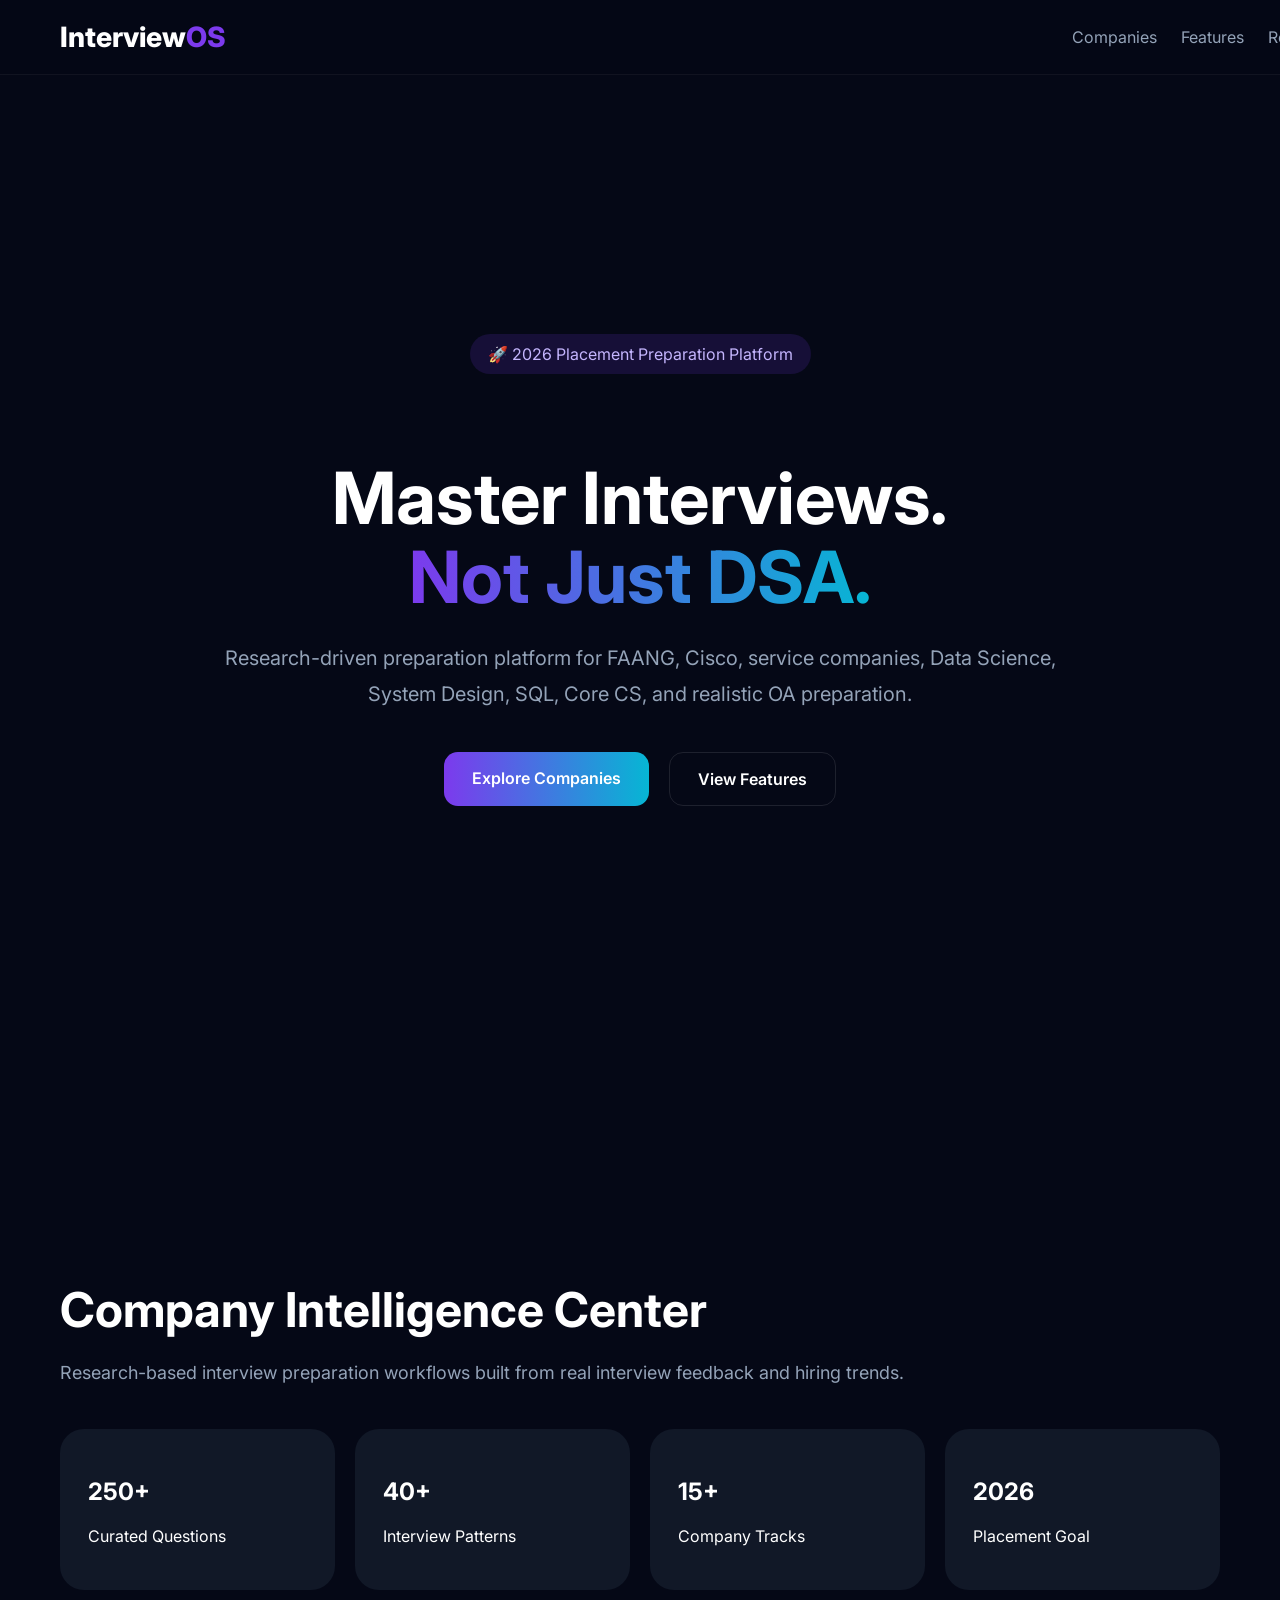
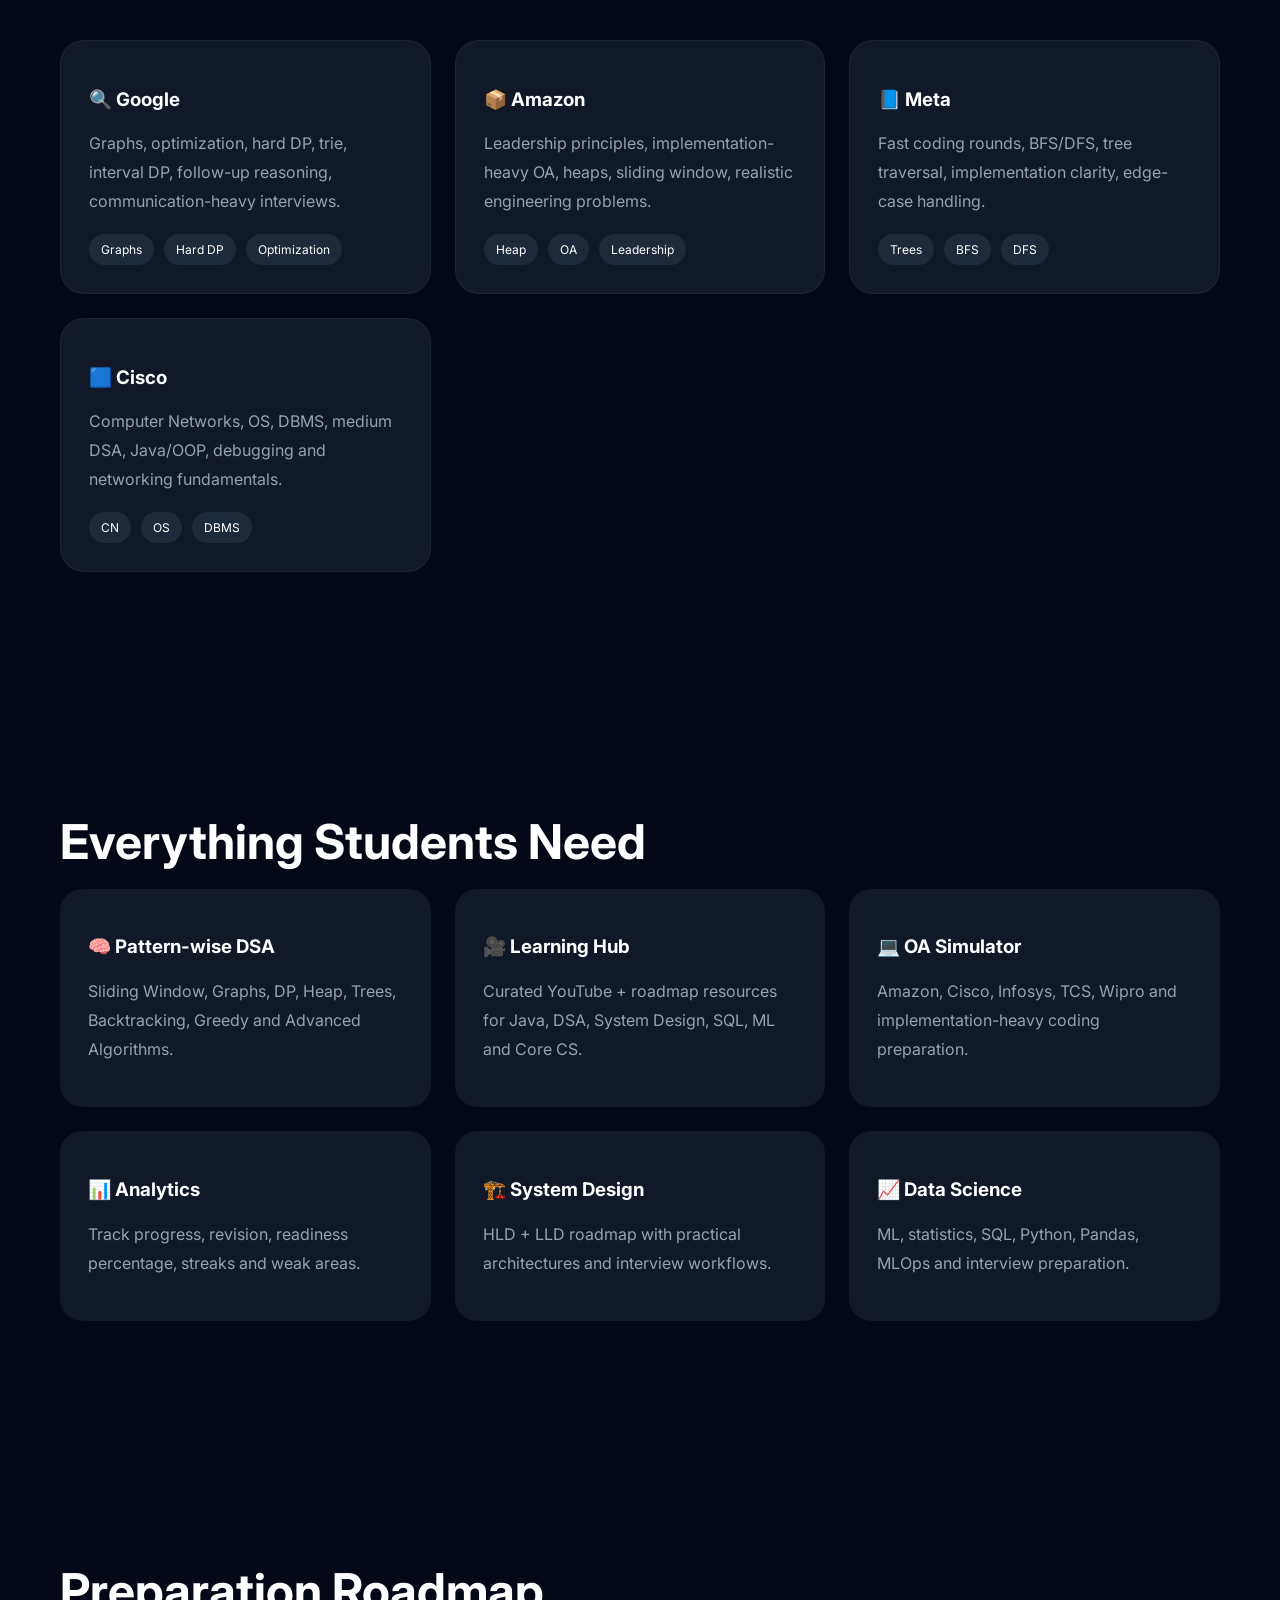
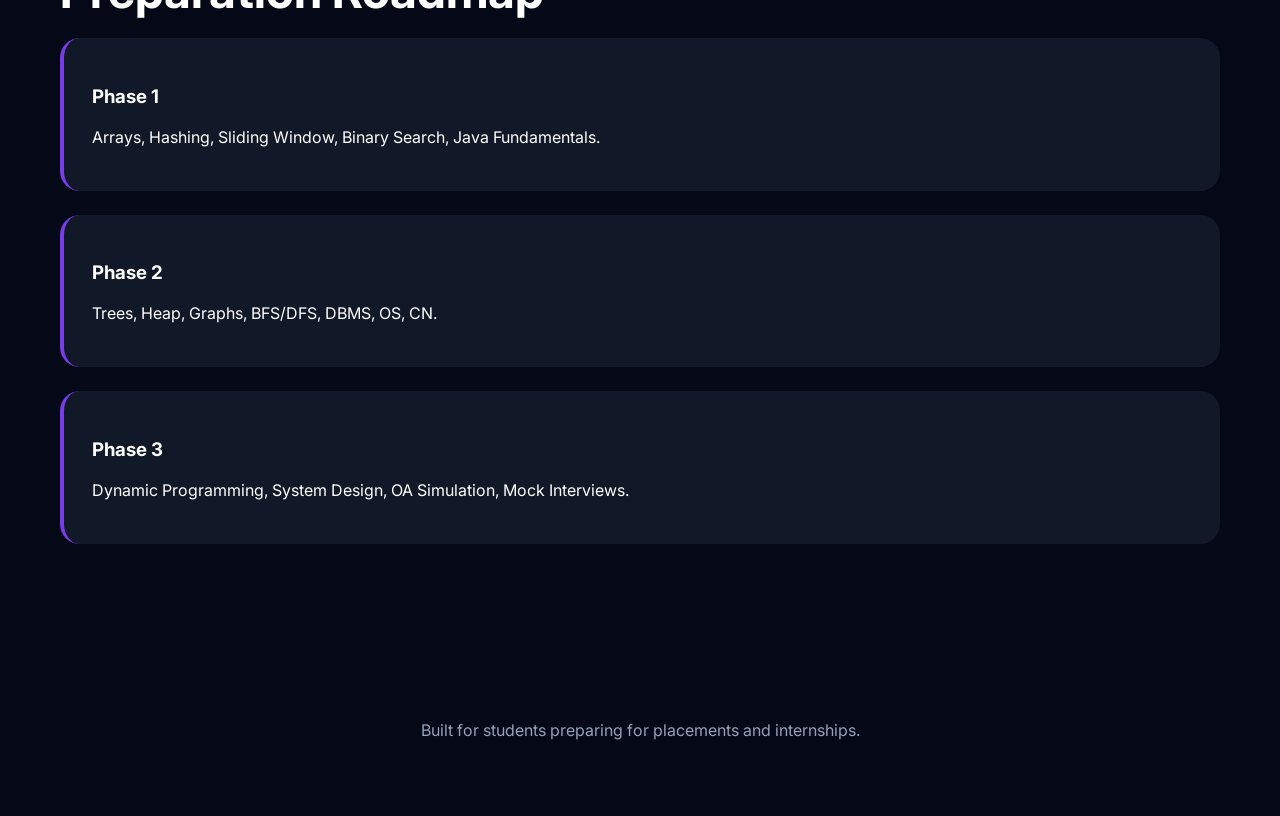
<file: index.html>
<!DOCTYPE html>
<html lang="en">
<head>

<meta charset="UTF-8">
<meta name="viewport" content="width=device-width, initial-scale=1.0">

<title>InterviewOS Elite</title>

<link rel="stylesheet" href="style.css">

<link rel="preconnect" href="https://fonts.googleapis.com">

<link href="https://fonts.googleapis.com/css2?family=Inter:wght@400;500;600;700;800&display=swap" rel="stylesheet">

</head>

<body>

<!-- NAVBAR -->

<nav class="navbar">

<div class="logo">
Interview<span>OS</span>
</div>

<div class="nav-links">

<a href="#companies">Companies</a>
<a href="#features">Features</a>
<a href="#roadmap">Roadmap</a>

</div>

</nav>

<!-- HERO -->

<section class="hero">

<div class="glow"></div>
<div class="glow2"></div>

<div class="hero-content">

<div class="badge">
🚀 2026 Placement Preparation Platform
</div>

<h1>
Master Interviews.
<br>
<span class="gradient">
Not Just DSA.
</span>
</h1>

<p>
Research-driven preparation platform for FAANG, Cisco, service companies, Data Science, System Design, SQL, Core CS, and realistic OA preparation.
</p>

<div class="hero-buttons">

<a href="#companies" class="btn btn-primary">
Explore Companies
</a>

<a href="#features" class="btn btn-secondary">
View Features
</a>

</div>

</div>

</section>

<!-- DASHBOARD -->

<section class="dashboard" id="companies">

<h2 class="section-title">
Company Intelligence Center
</h2>

<p class="section-sub">
Research-based interview preparation workflows built from real interview feedback and hiring trends.
</p>

<div class="stats">

<div class="stat-card">
<h2>250+</h2>
<p>Curated Questions</p>
</div>

<div class="stat-card">
<h2>40+</h2>
<p>Interview Patterns</p>
</div>

<div class="stat-card">
<h2>15+</h2>
<p>Company Tracks</p>
</div>

<div class="stat-card">
<h2>2026</h2>
<p>Placement Goal</p>
</div>

</div>

<!-- COMPANY GRID -->

<div class="company-grid">

<a href="pages/google.html" class="company-card">

<h3>🔍 Google</h3>

<p>
Graphs, optimization, hard DP, trie, interval DP, follow-up reasoning, communication-heavy interviews.
</p>

<div class="company-tags">
<div class="tag">Graphs</div>
<div class="tag">Hard DP</div>
<div class="tag">Optimization</div>
</div>

</a>

<a href="pages/amazon.html" class="company-card">

<h3>📦 Amazon</h3>

<p>
Leadership principles, implementation-heavy OA, heaps, sliding window, realistic engineering problems.
</p>

<div class="company-tags">
<div class="tag">Heap</div>
<div class="tag">OA</div>
<div class="tag">Leadership</div>
</div>

</a>

<a href="pages/meta.html" class="company-card">

<h3>📘 Meta</h3>

<p>
Fast coding rounds, BFS/DFS, tree traversal, implementation clarity, edge-case handling.
</p>

<div class="company-tags">
<div class="tag">Trees</div>
<div class="tag">BFS</div>
<div class="tag">DFS</div>
</div>

</a>

<a href="pages/cisco.html" class="company-card">

<h3>🟦 Cisco</h3>

<p>
Computer Networks, OS, DBMS, medium DSA, Java/OOP, debugging and networking fundamentals.
</p>

<div class="company-tags">
<div class="tag">CN</div>
<div class="tag">OS</div>
<div class="tag">DBMS</div>
</div>

</a>

</div>

</section>

<!-- FEATURES -->

<section class="features" id="features">

<h2 class="section-title">
Everything Students Need
</h2>

<div class="feature-grid">

<div class="feature">
<h3>🧠 Pattern-wise DSA</h3>
<p>
Sliding Window, Graphs, DP, Heap, Trees, Backtracking, Greedy and Advanced Algorithms.
</p>
</div>

<div class="feature">
<h3>🎥 Learning Hub</h3>
<p>
Curated YouTube + roadmap resources for Java, DSA, System Design, SQL, ML and Core CS.
</p>
</div>

<div class="feature">
<h3>💻 OA Simulator</h3>
<p>
Amazon, Cisco, Infosys, TCS, Wipro and implementation-heavy coding preparation.
</p>
</div>

<div class="feature">
<h3>📊 Analytics</h3>
<p>
Track progress, revision, readiness percentage, streaks and weak areas.
</p>
</div>

<div class="feature">
<h3>🏗️ System Design</h3>
<p>
HLD + LLD roadmap with practical architectures and interview workflows.
</p>
</div>

<div class="feature">
<h3>📈 Data Science</h3>
<p>
ML, statistics, SQL, Python, Pandas, MLOps and interview preparation.
</p>
</div>

</div>

</section>

<!-- ROADMAP -->

<section class="roadmap" id="roadmap">

<h2 class="section-title">
Preparation Roadmap
</h2>

<div class="timeline">

<div class="timeline-card">
<h3>Phase 1</h3>
<p>
Arrays, Hashing, Sliding Window, Binary Search, Java Fundamentals.
</p>
</div>

<div class="timeline-card">
<h3>Phase 2</h3>
<p>
Trees, Heap, Graphs, BFS/DFS, DBMS, OS, CN.
</p>
</div>

<div class="timeline-card">
<h3>Phase 3</h3>
<p>
Dynamic Programming, System Design, OA Simulation, Mock Interviews.
</p>
</div>

</div>

</section>

<footer class="footer">

<p>
Built for students preparing for placements and internships.
</p>

</footer>

<script src="script.js"></script>

</body>
</html>
</file>
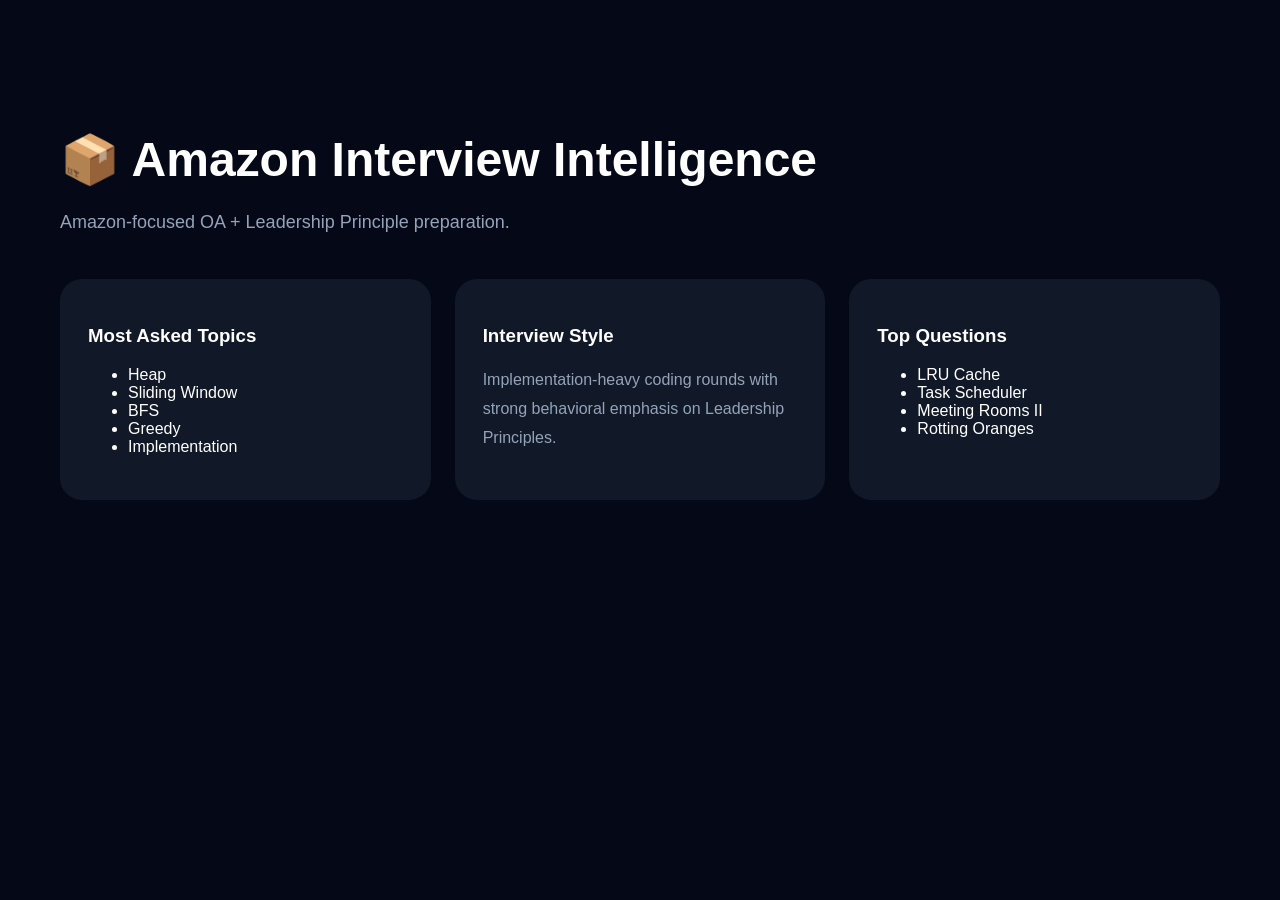
<file: pages/amazon.html>
<!DOCTYPE html>
<html lang="en">

<head>
<meta charset="UTF-8">
<meta name="viewport" content="width=device-width, initial-scale=1.0">
<title>Amazon Track</title>
<link rel="stylesheet" href="../style.css">
</head>

<body>

<div class="dashboard">

<h1 class="section-title">
📦 Amazon Interview Intelligence
</h1>

<p class="section-sub">
Amazon-focused OA + Leadership Principle preparation.
</p>

<div class="feature-grid">

<div class="feature">
<h3>Most Asked Topics</h3>
<ul>
<li>Heap</li>
<li>Sliding Window</li>
<li>BFS</li>
<li>Greedy</li>
<li>Implementation</li>
</ul>
</div>

<div class="feature">
<h3>Interview Style</h3>
<p>
Implementation-heavy coding rounds with strong behavioral emphasis on Leadership Principles.
</p>
</div>

<div class="feature">
<h3>Top Questions</h3>
<ul>
<li>LRU Cache</li>
<li>Task Scheduler</li>
<li>Meeting Rooms II</li>
<li>Rotting Oranges</li>
</ul>
</div>

</div>

</div>

</body>
</html>
</file>
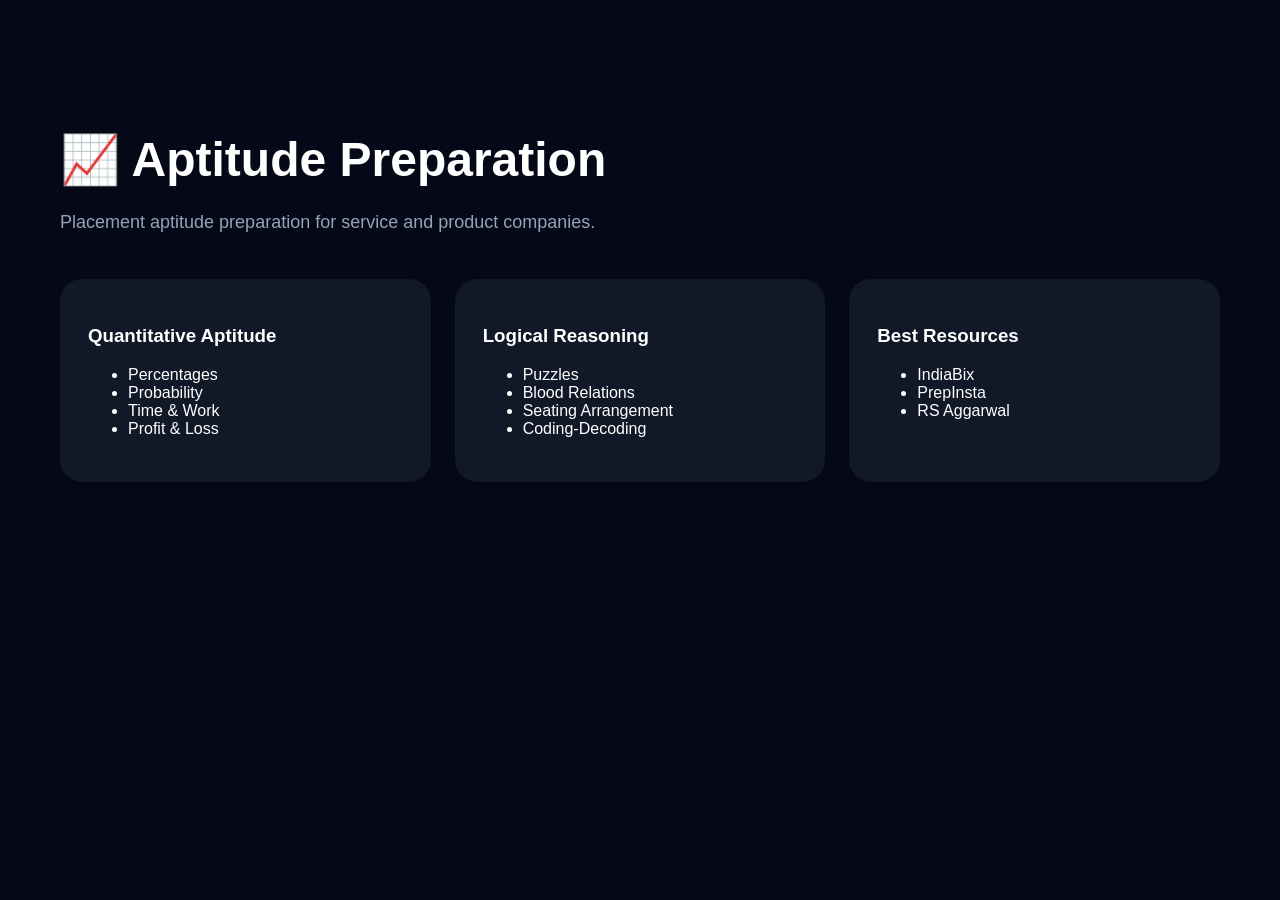
<file: pages/aptitude.html>
<!DOCTYPE html>
<html lang="en">

<head>
<meta charset="UTF-8">
<meta name="viewport" content="width=device-width, initial-scale=1.0">
<title>Aptitude</title>
<link rel="stylesheet" href="../style.css">
</head>

<body>

<div class="dashboard">

<h1 class="section-title">
📈 Aptitude Preparation
</h1>

<p class="section-sub">
Placement aptitude preparation for service and product companies.
</p>

<div class="feature-grid">

<div class="feature">
<h3>Quantitative Aptitude</h3>
<ul>
<li>Percentages</li>
<li>Probability</li>
<li>Time & Work</li>
<li>Profit & Loss</li>
</ul>
</div>

<div class="feature">
<h3>Logical Reasoning</h3>
<ul>
<li>Puzzles</li>
<li>Blood Relations</li>
<li>Seating Arrangement</li>
<li>Coding-Decoding</li>
</ul>
</div>

<div class="feature">
<h3>Best Resources</h3>
<ul>
<li>IndiaBix</li>
<li>PrepInsta</li>
<li>RS Aggarwal</li>
</ul>
</div>

</div>

</div>

</body>
</html>
</file>
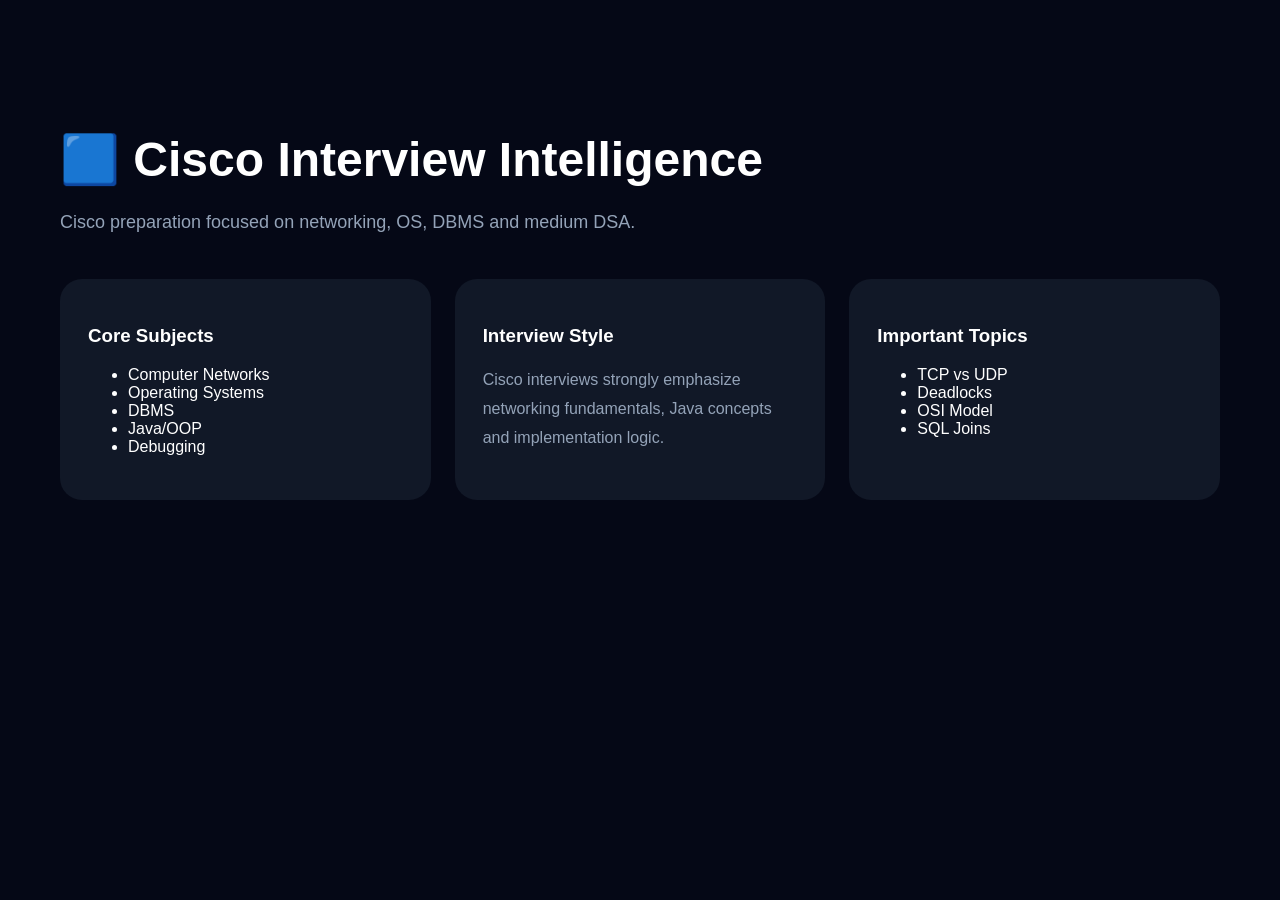
<file: pages/cisco.html>
<!DOCTYPE html>
<html lang="en">

<head>
<meta charset="UTF-8">
<meta name="viewport" content="width=device-width, initial-scale=1.0">
<title>Cisco Track</title>
<link rel="stylesheet" href="../style.css">
</head>

<body>

<div class="dashboard">

<h1 class="section-title">
🟦 Cisco Interview Intelligence
</h1>

<p class="section-sub">
Cisco preparation focused on networking, OS, DBMS and medium DSA.
</p>

<div class="feature-grid">

<div class="feature">
<h3>Core Subjects</h3>
<ul>
<li>Computer Networks</li>
<li>Operating Systems</li>
<li>DBMS</li>
<li>Java/OOP</li>
<li>Debugging</li>
</ul>
</div>

<div class="feature">
<h3>Interview Style</h3>
<p>
Cisco interviews strongly emphasize networking fundamentals, Java concepts and implementation logic.
</p>
</div>

<div class="feature">
<h3>Important Topics</h3>
<ul>
<li>TCP vs UDP</li>
<li>Deadlocks</li>
<li>OSI Model</li>
<li>SQL Joins</li>
</ul>
</div>

</div>

</div>

</body>
</html>
</file>
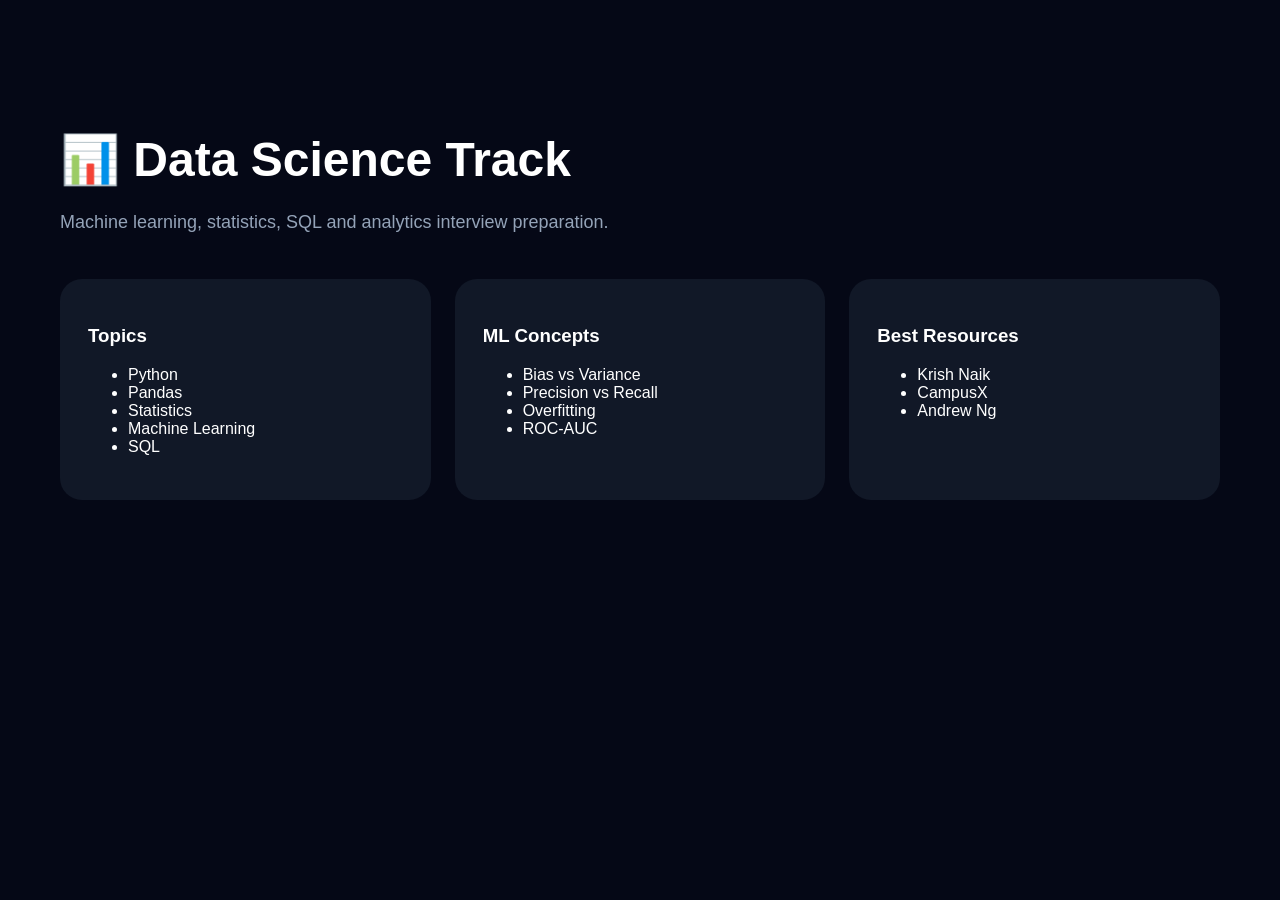
<file: pages/datascience.html>
<!DOCTYPE html>
<html lang="en">

<head>
<meta charset="UTF-8">
<meta name="viewport" content="width=device-width, initial-scale=1.0">
<title>Data Science</title>
<link rel="stylesheet" href="../style.css">
</head>

<body>

<div class="dashboard">

<h1 class="section-title">
📊 Data Science Track
</h1>

<p class="section-sub">
Machine learning, statistics, SQL and analytics interview preparation.
</p>

<div class="feature-grid">

<div class="feature">
<h3>Topics</h3>
<ul>
<li>Python</li>
<li>Pandas</li>
<li>Statistics</li>
<li>Machine Learning</li>
<li>SQL</li>
</ul>
</div>

<div class="feature">
<h3>ML Concepts</h3>
<ul>
<li>Bias vs Variance</li>
<li>Precision vs Recall</li>
<li>Overfitting</li>
<li>ROC-AUC</li>
</ul>
</div>

<div class="feature">
<h3>Best Resources</h3>
<ul>
<li>Krish Naik</li>
<li>CampusX</li>
<li>Andrew Ng</li>
</ul>
</div>

</div>

</div>

</body>
</html>
</file>
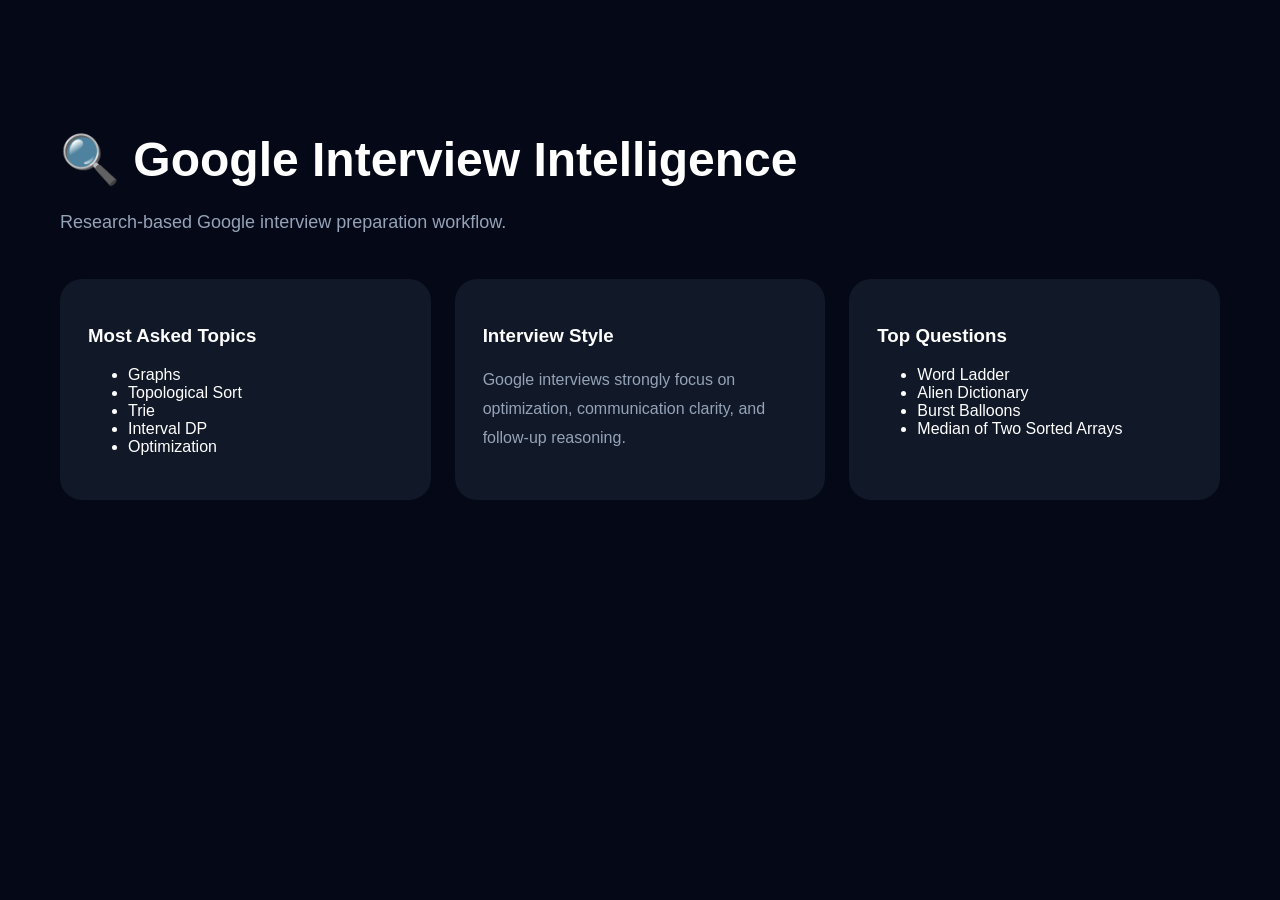
<file: pages/google.html>
<!DOCTYPE html>
<html lang="en">

<head>

<meta charset="UTF-8">
<meta name="viewport" content="width=device-width, initial-scale=1.0">

<title>Google Track</title>

<link rel="stylesheet" href="../style.css">

</head>

<body>

<div class="dashboard">

<h1 class="section-title">
🔍 Google Interview Intelligence
</h1>

<p class="section-sub">
Research-based Google interview preparation workflow.
</p>

<div class="feature-grid">

<div class="feature">

<h3>Most Asked Topics</h3>

<ul>
<li>Graphs</li>
<li>Topological Sort</li>
<li>Trie</li>
<li>Interval DP</li>
<li>Optimization</li>
</ul>

</div>

<div class="feature">

<h3>Interview Style</h3>

<p>
Google interviews strongly focus on optimization, communication clarity, and follow-up reasoning.
</p>

</div>

<div class="feature">

<h3>Top Questions</h3>

<ul>
<li>Word Ladder</li>
<li>Alien Dictionary</li>
<li>Burst Balloons</li>
<li>Median of Two Sorted Arrays</li>
</ul>

</div>

</div>

</div>

</body>
</html>
</file>
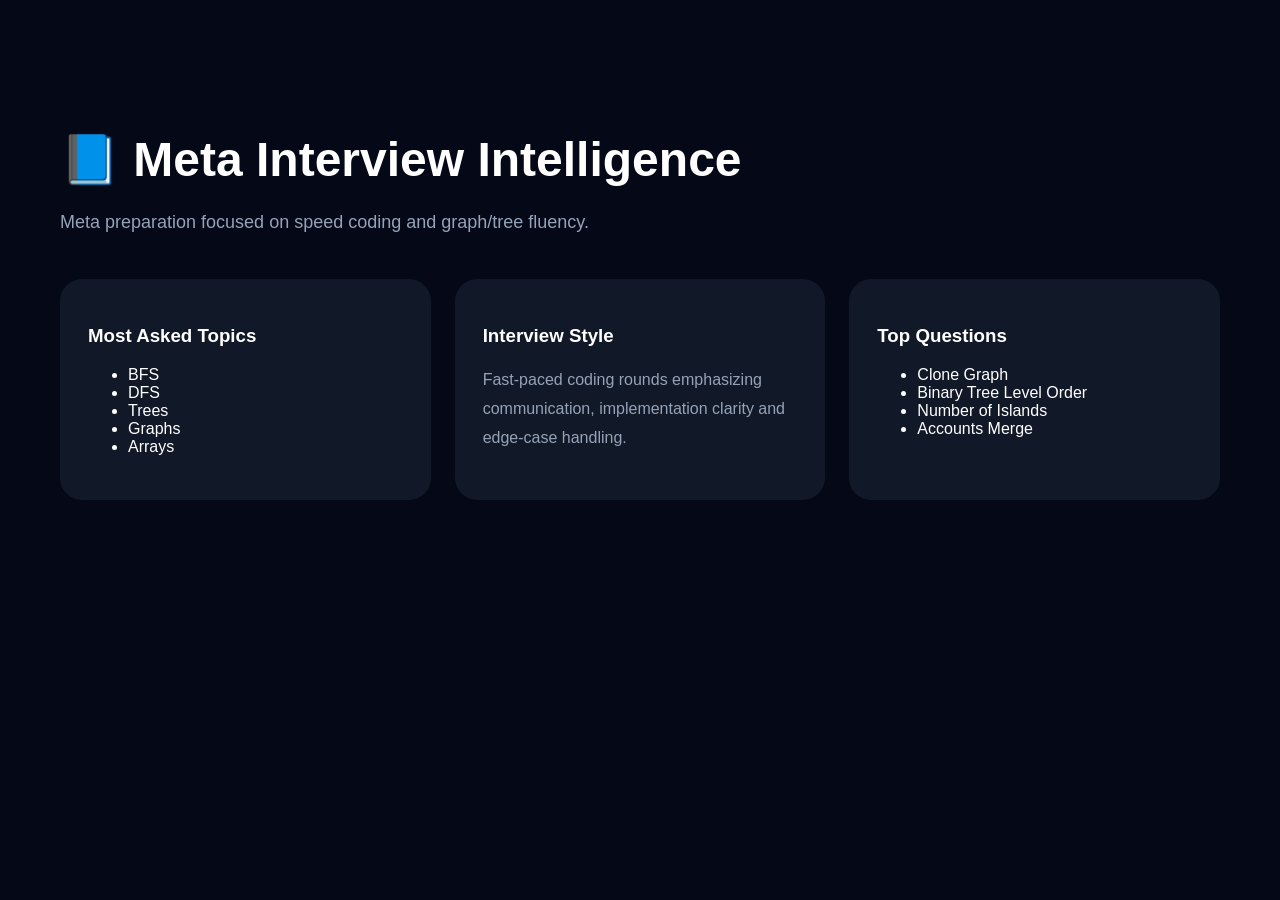
<file: pages/meta.html>
<!DOCTYPE html>
<html lang="en">

<head>
<meta charset="UTF-8">
<meta name="viewport" content="width=device-width, initial-scale=1.0">
<title>Meta Track</title>
<link rel="stylesheet" href="../style.css">
</head>

<body>

<div class="dashboard">

<h1 class="section-title">
📘 Meta Interview Intelligence
</h1>

<p class="section-sub">
Meta preparation focused on speed coding and graph/tree fluency.
</p>

<div class="feature-grid">

<div class="feature">
<h3>Most Asked Topics</h3>
<ul>
<li>BFS</li>
<li>DFS</li>
<li>Trees</li>
<li>Graphs</li>
<li>Arrays</li>
</ul>
</div>

<div class="feature">
<h3>Interview Style</h3>
<p>
Fast-paced coding rounds emphasizing communication, implementation clarity and edge-case handling.
</p>
</div>

<div class="feature">
<h3>Top Questions</h3>
<ul>
<li>Clone Graph</li>
<li>Binary Tree Level Order</li>
<li>Number of Islands</li>
<li>Accounts Merge</li>
</ul>
</div>

</div>

</div>

</body>
</html>
</file>
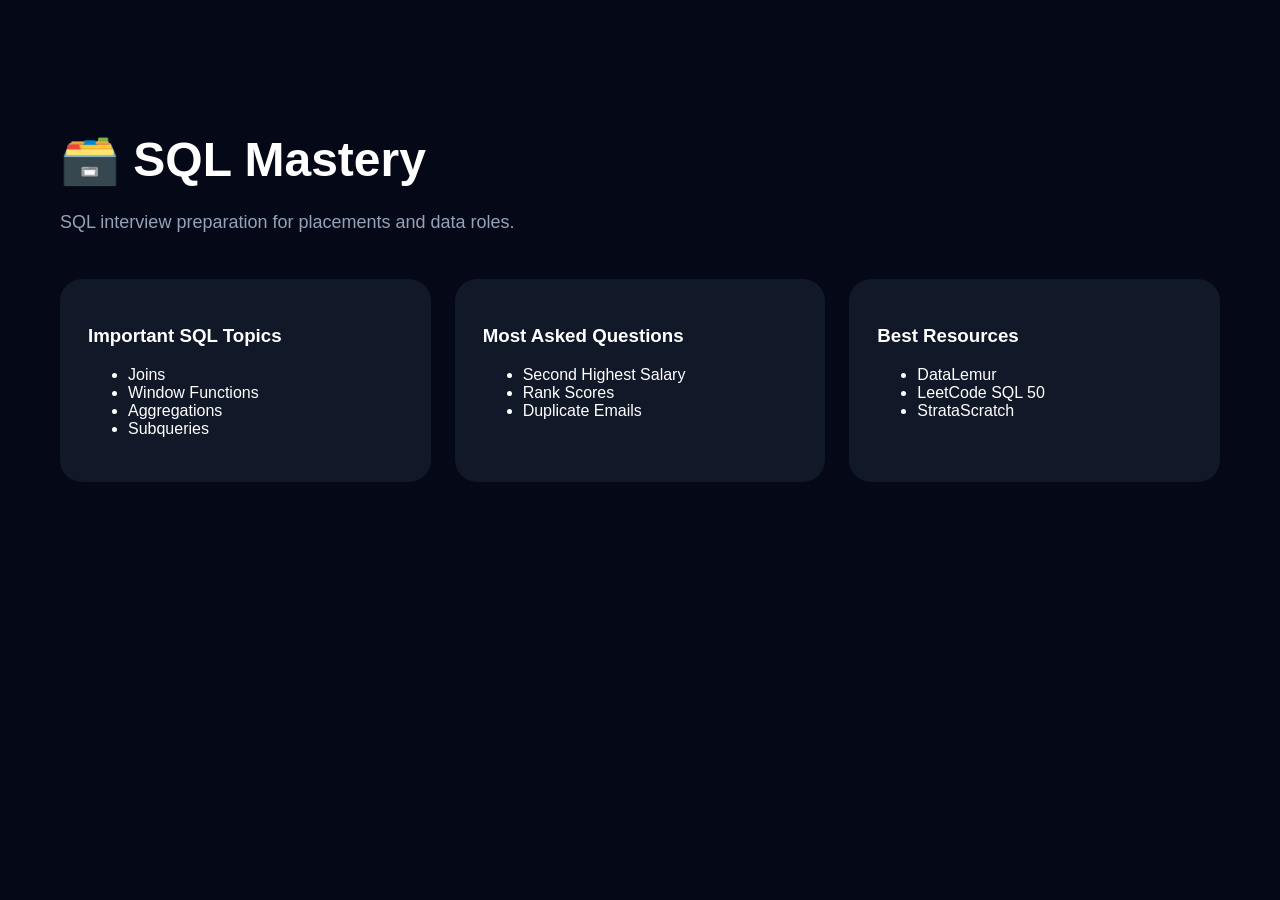
<file: pages/sql.html>
<!DOCTYPE html>
<html lang="en">

<head>
<meta charset="UTF-8">
<meta name="viewport" content="width=device-width, initial-scale=1.0">
<title>SQL Mastery</title>
<link rel="stylesheet" href="../style.css">
</head>

<body>

<div class="dashboard">

<h1 class="section-title">
🗃️ SQL Mastery
</h1>

<p class="section-sub">
SQL interview preparation for placements and data roles.
</p>

<div class="feature-grid">

<div class="feature">
<h3>Important SQL Topics</h3>
<ul>
<li>Joins</li>
<li>Window Functions</li>
<li>Aggregations</li>
<li>Subqueries</li>
</ul>
</div>

<div class="feature">
<h3>Most Asked Questions</h3>
<ul>
<li>Second Highest Salary</li>
<li>Rank Scores</li>
<li>Duplicate Emails</li>
</ul>
</div>

<div class="feature">
<h3>Best Resources</h3>
<ul>
<li>DataLemur</li>
<li>LeetCode SQL 50</li>
<li>StrataScratch</li>
</ul>
</div>

</div>

</div>

</body>
</html>
</file>
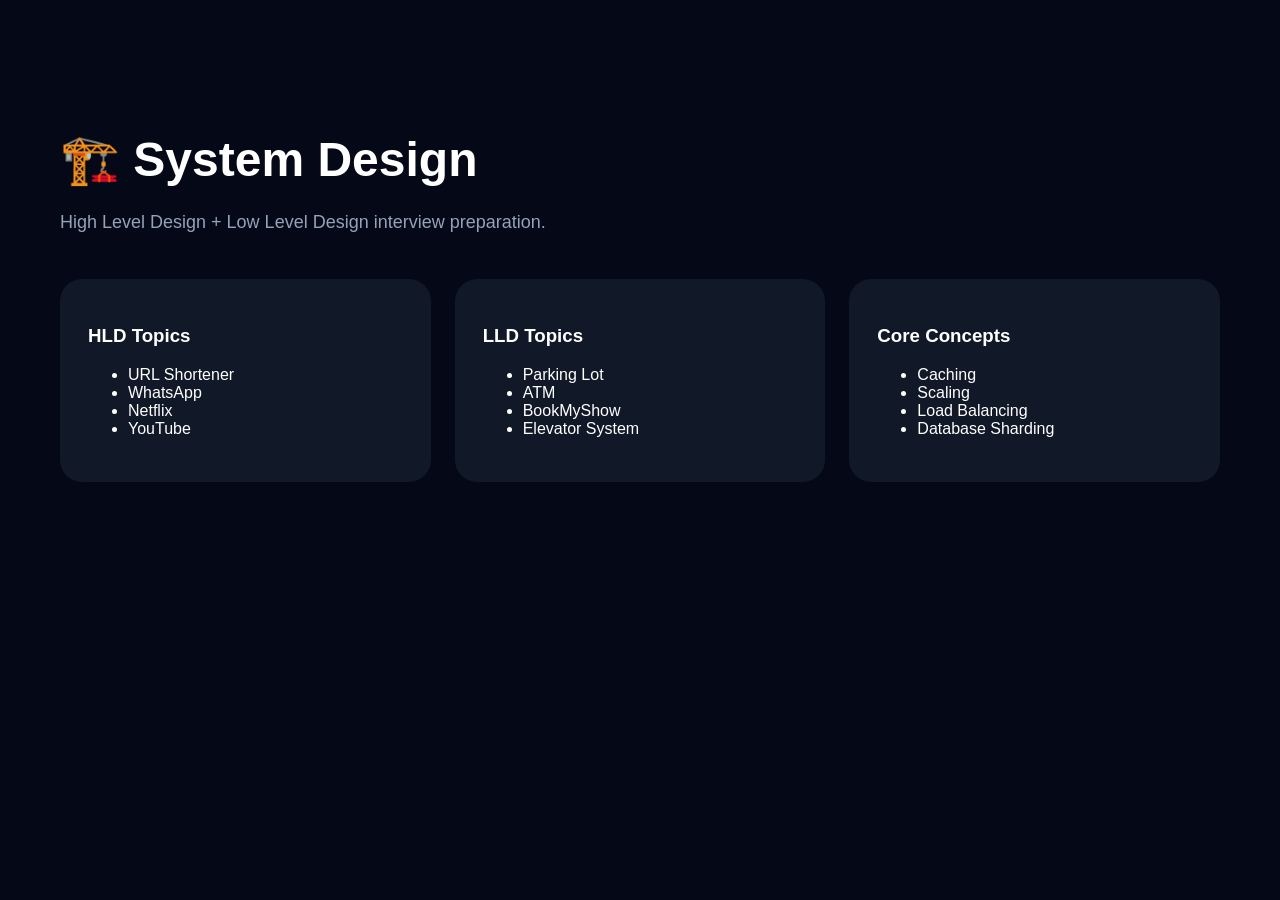
<file: pages/systemdesign.html>
<!DOCTYPE html>
<html lang="en">

<head>
<meta charset="UTF-8">
<meta name="viewport" content="width=device-width, initial-scale=1.0">
<title>System Design</title>
<link rel="stylesheet" href="../style.css">
</head>

<body>

<div class="dashboard">

<h1 class="section-title">
🏗️ System Design
</h1>

<p class="section-sub">
High Level Design + Low Level Design interview preparation.
</p>

<div class="feature-grid">

<div class="feature">
<h3>HLD Topics</h3>
<ul>
<li>URL Shortener</li>
<li>WhatsApp</li>
<li>Netflix</li>
<li>YouTube</li>
</ul>
</div>

<div class="feature">
<h3>LLD Topics</h3>
<ul>
<li>Parking Lot</li>
<li>ATM</li>
<li>BookMyShow</li>
<li>Elevator System</li>
</ul>
</div>

<div class="feature">
<h3>Core Concepts</h3>
<ul>
<li>Caching</li>
<li>Scaling</li>
<li>Load Balancing</li>
<li>Database Sharding</li>
</ul>
</div>

</div>

</div>

</body>
</html>
</file>
<file: style.css>
body{
margin:0;
font-family:'Inter',sans-serif;
background:#050816;
color:white;
overflow-x:hidden;
}

.navbar{
position:fixed;
width:100%;
padding:20px 60px;
display:flex;
justify-content:space-between;
align-items:center;
background:rgba(5,8,22,.7);
backdrop-filter:blur(16px);
border-bottom:1px solid rgba(255,255,255,.05);
z-index:1000;
}

.logo{
font-size:28px;
font-weight:800;
}

.logo span{
color:#7c3aed;
}

.nav-links{
display:flex;
gap:24px;
}

.nav-links a{
text-decoration:none;
color:#94a3b8;
}

.hero{
min-height:100vh;
display:flex;
justify-content:center;
align-items:center;
padding:120px 60px;
position:relative;
text-align:center;
}

.hero-content{
max-width:900px;
}

.badge{
display:inline-block;
padding:10px 18px;
background:rgba(124,58,237,.15);
border-radius:999px;
margin-bottom:24px;
color:#c4b5fd;
}

.hero h1{
font-size:72px;
line-height:1.1;
margin-bottom:24px;
}

.gradient{
background:linear-gradient(90deg,#7c3aed,#06b6d4);
-webkit-background-clip:text;
-webkit-text-fill-color:transparent;
}

.hero p{
font-size:20px;
line-height:1.8;
color:#94a3b8;
margin-bottom:40px;
}

.hero-buttons{
display:flex;
justify-content:center;
gap:20px;
}

.btn{
padding:16px 28px;
border-radius:14px;
text-decoration:none;
font-weight:600;
}

.btn-primary{
background:linear-gradient(90deg,#7c3aed,#06b6d4);
color:white;
}

.btn-secondary{
border:1px solid rgba(255,255,255,.1);
color:white;
}

.dashboard,
.features,
.roadmap{
padding:100px 60px;
max-width:1400px;
margin:auto;
}

.section-title{
font-size:48px;
margin-bottom:18px;
}

.section-sub{
font-size:18px;
line-height:1.8;
color:#94a3b8;
margin-bottom:40px;
}

.stats{
display:grid;
grid-template-columns:repeat(auto-fit,minmax(220px,1fr));
gap:20px;
margin-bottom:50px;
}

.stat-card{
background:#111827;
padding:28px;
border-radius:24px;
}

.company-grid{
display:grid;
grid-template-columns:repeat(auto-fit,minmax(320px,1fr));
gap:24px;
}

.company-card{
background:#111827;
padding:28px;
border-radius:24px;
text-decoration:none;
color:white;
transition:.3s;
border:1px solid rgba(255,255,255,.05);
}

.company-card:hover{
transform:translateY(-6px);
border-color:#7c3aed;
}

.company-card p{
color:#94a3b8;
line-height:1.8;
}

.company-tags{
display:flex;
gap:10px;
margin-top:18px;
flex-wrap:wrap;
}

.tag{
padding:8px 12px;
border-radius:999px;
background:#1e293b;
font-size:12px;
}

.feature-grid{
display:grid;
grid-template-columns:repeat(auto-fit,minmax(280px,1fr));
gap:24px;
}

.feature{
background:#111827;
padding:28px;
border-radius:22px;
}

.feature p{
color:#94a3b8;
line-height:1.8;
}

.timeline{
display:grid;
gap:24px;
}

.timeline-card{
background:#111827;
padding:28px;
border-left:4px solid #7c3aed;
border-radius:20px;
}

.footer{
padding:60px;
text-align:center;
color:#94a3b8;
}

@media(max-width:900px){

.hero h1{
font-size:44px;
}

.navbar{
padding:18px 24px;
}

.dashboard,
.features,
.roadmap{
padding:80px 24px;
}

}
</file>
